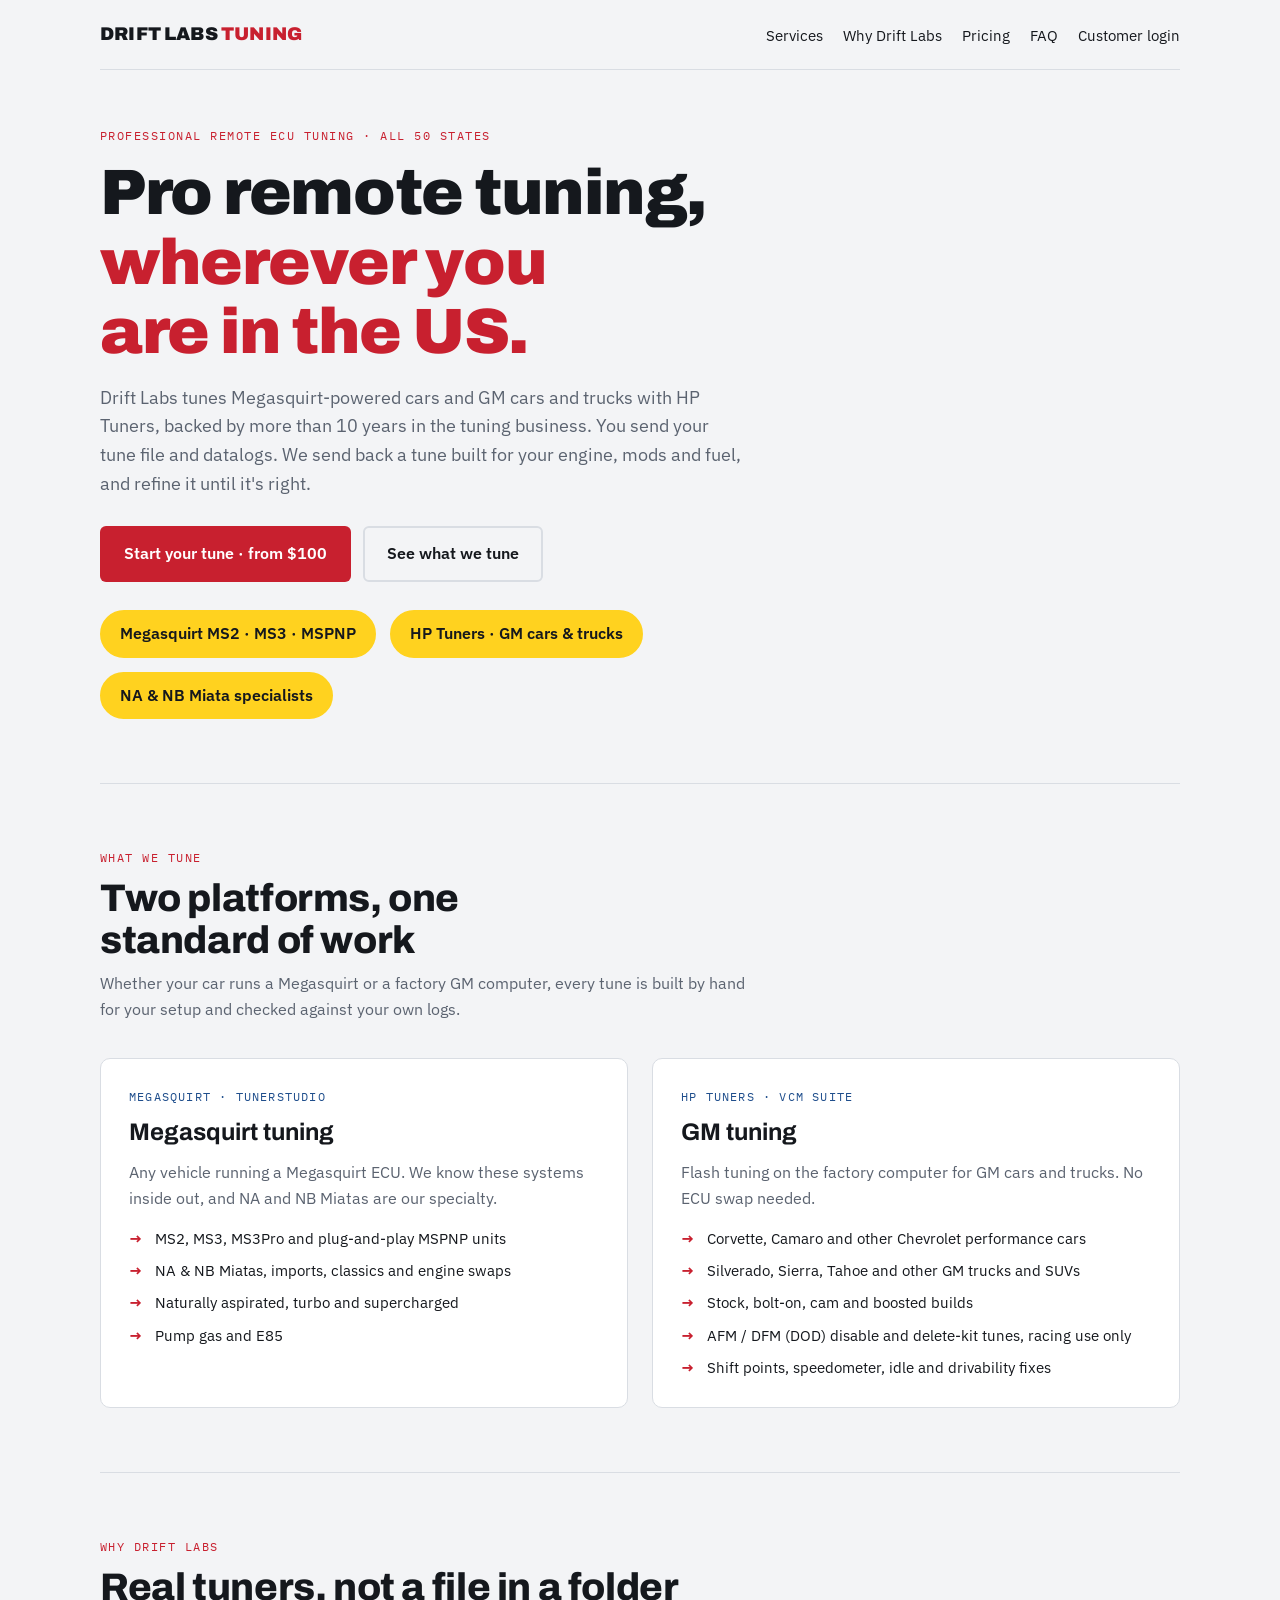
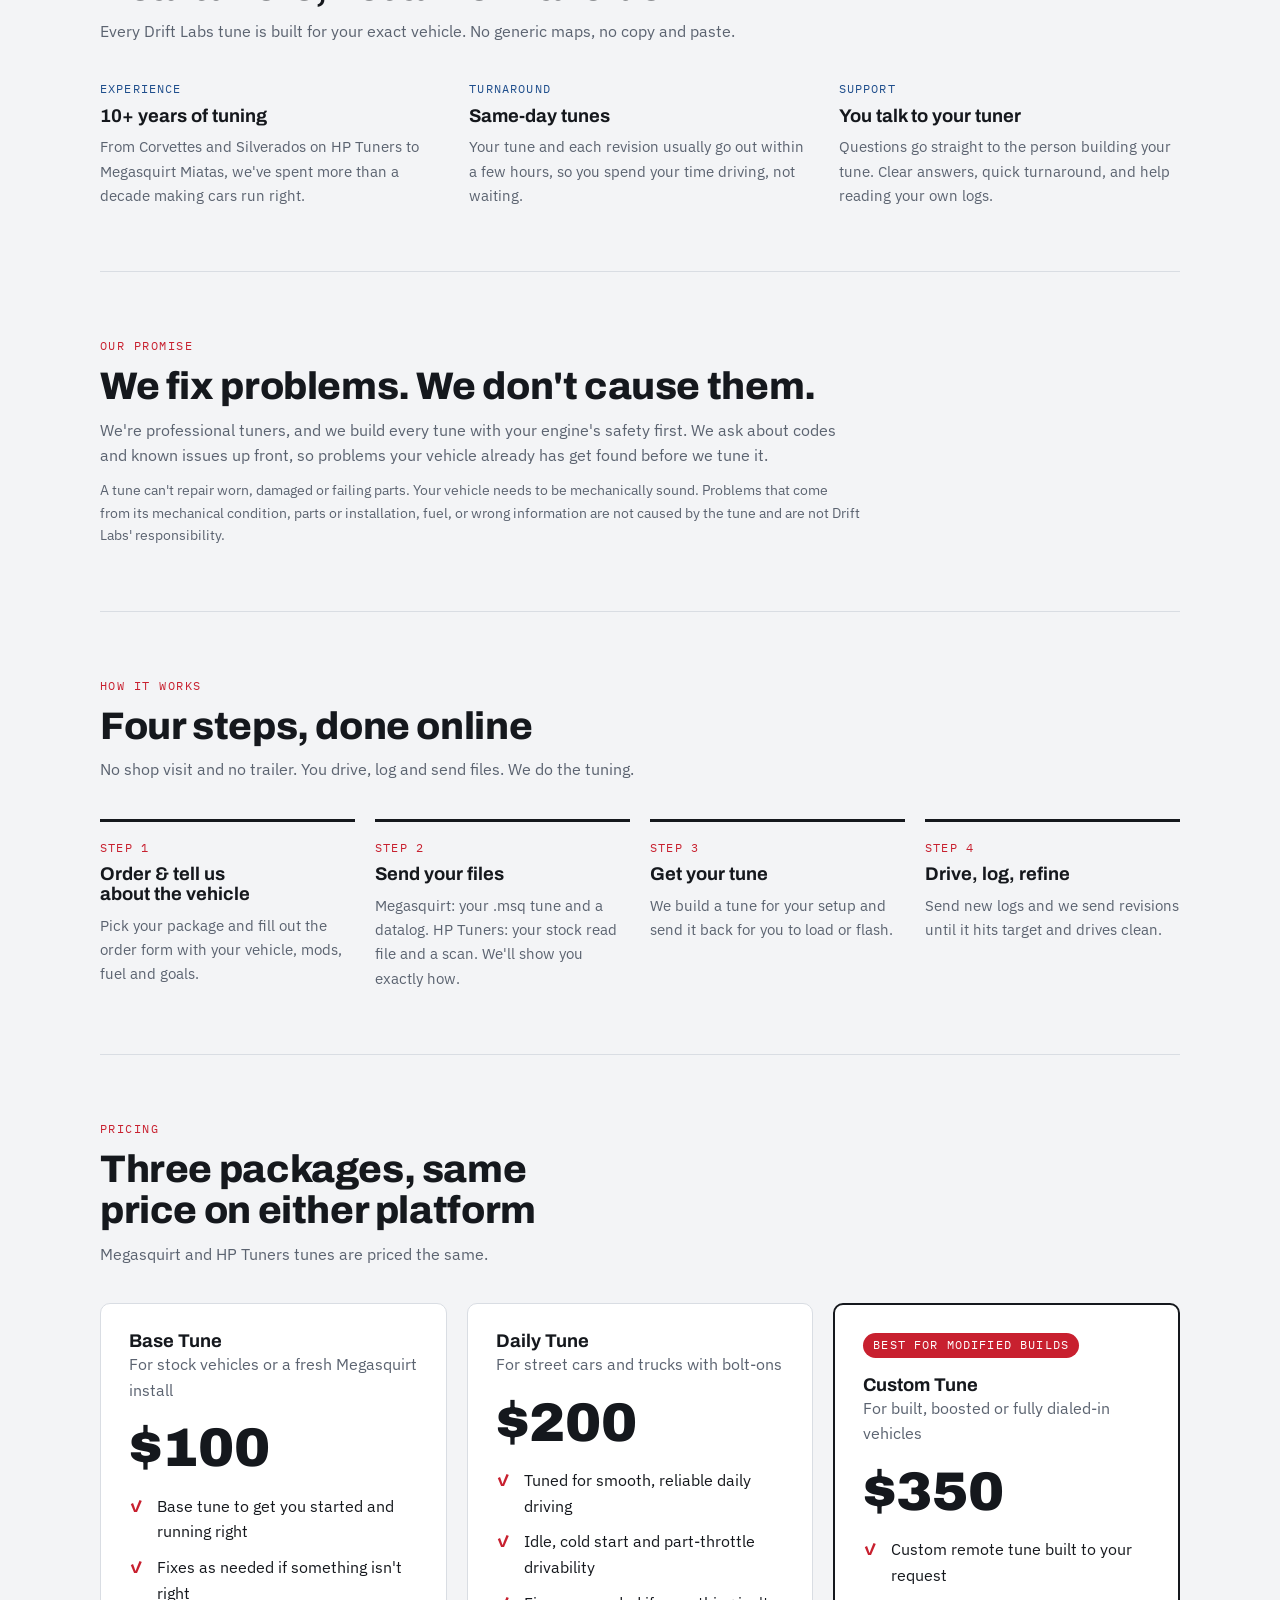
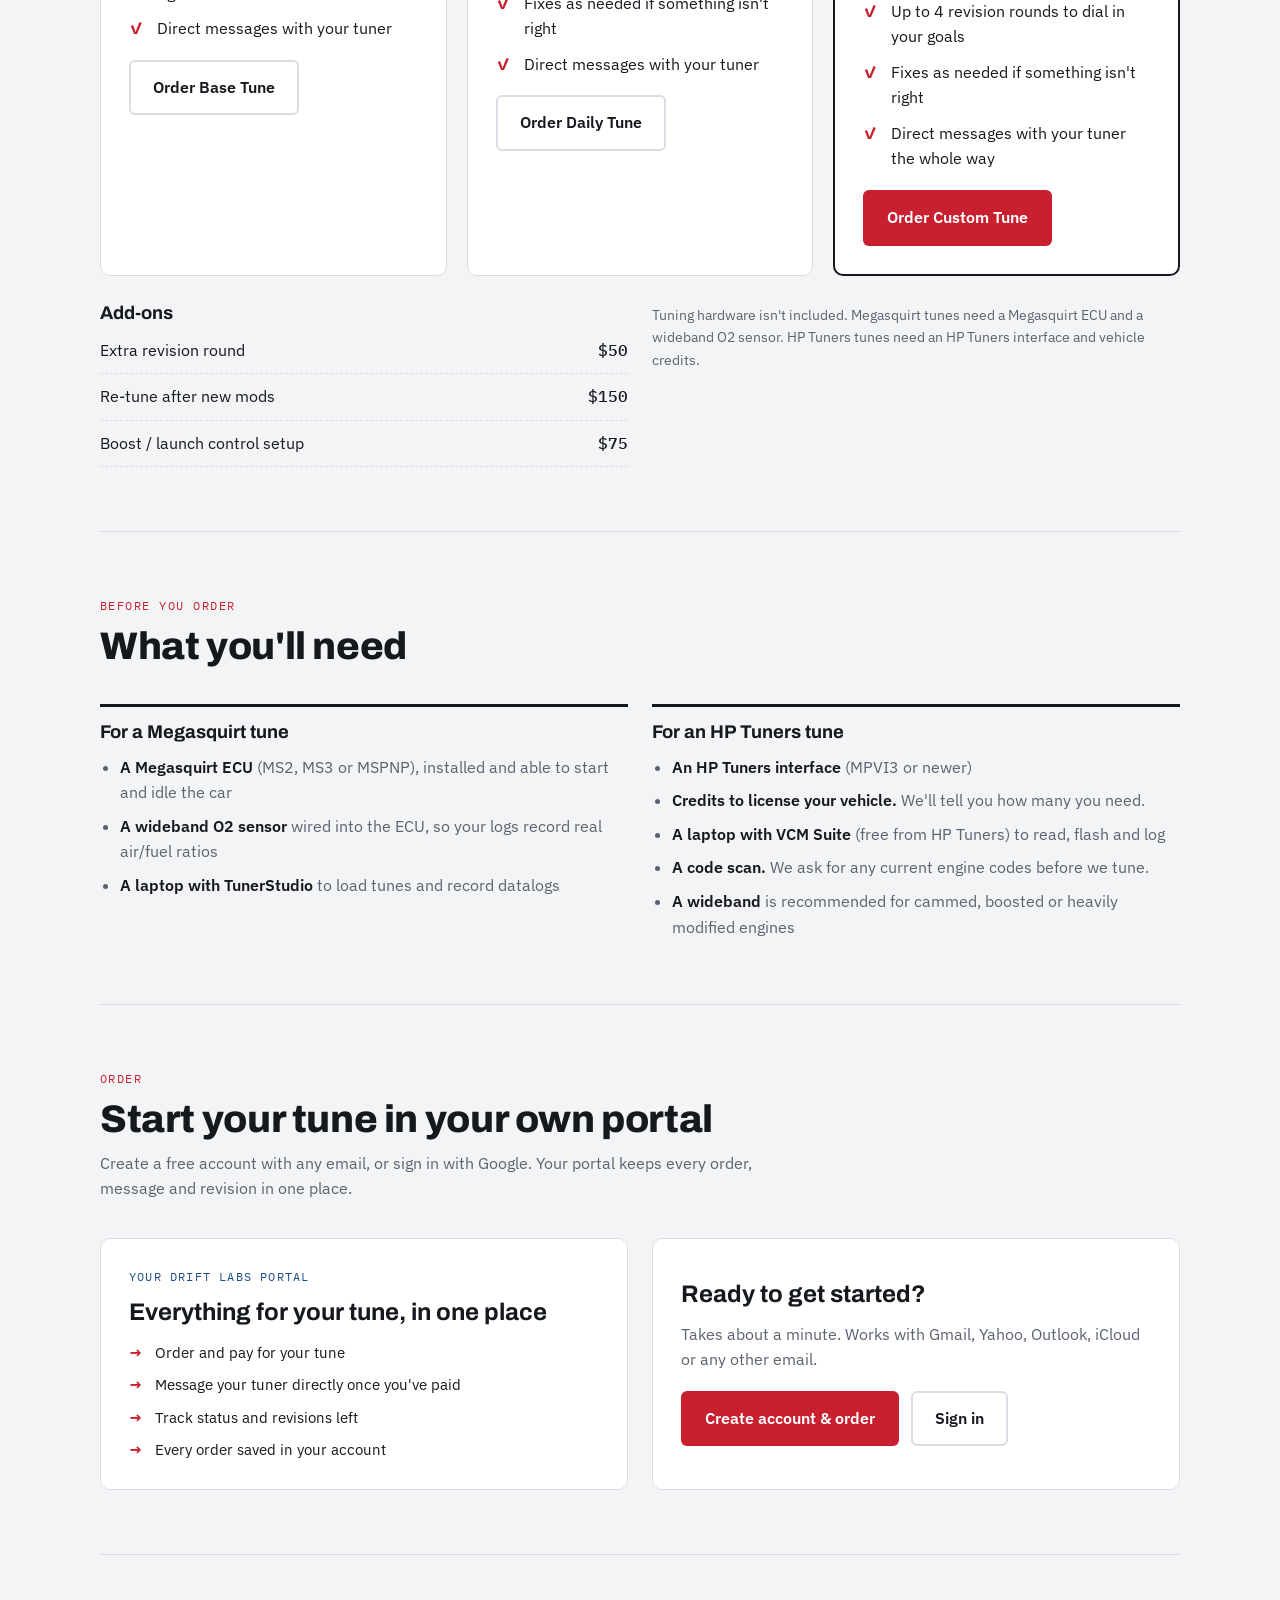
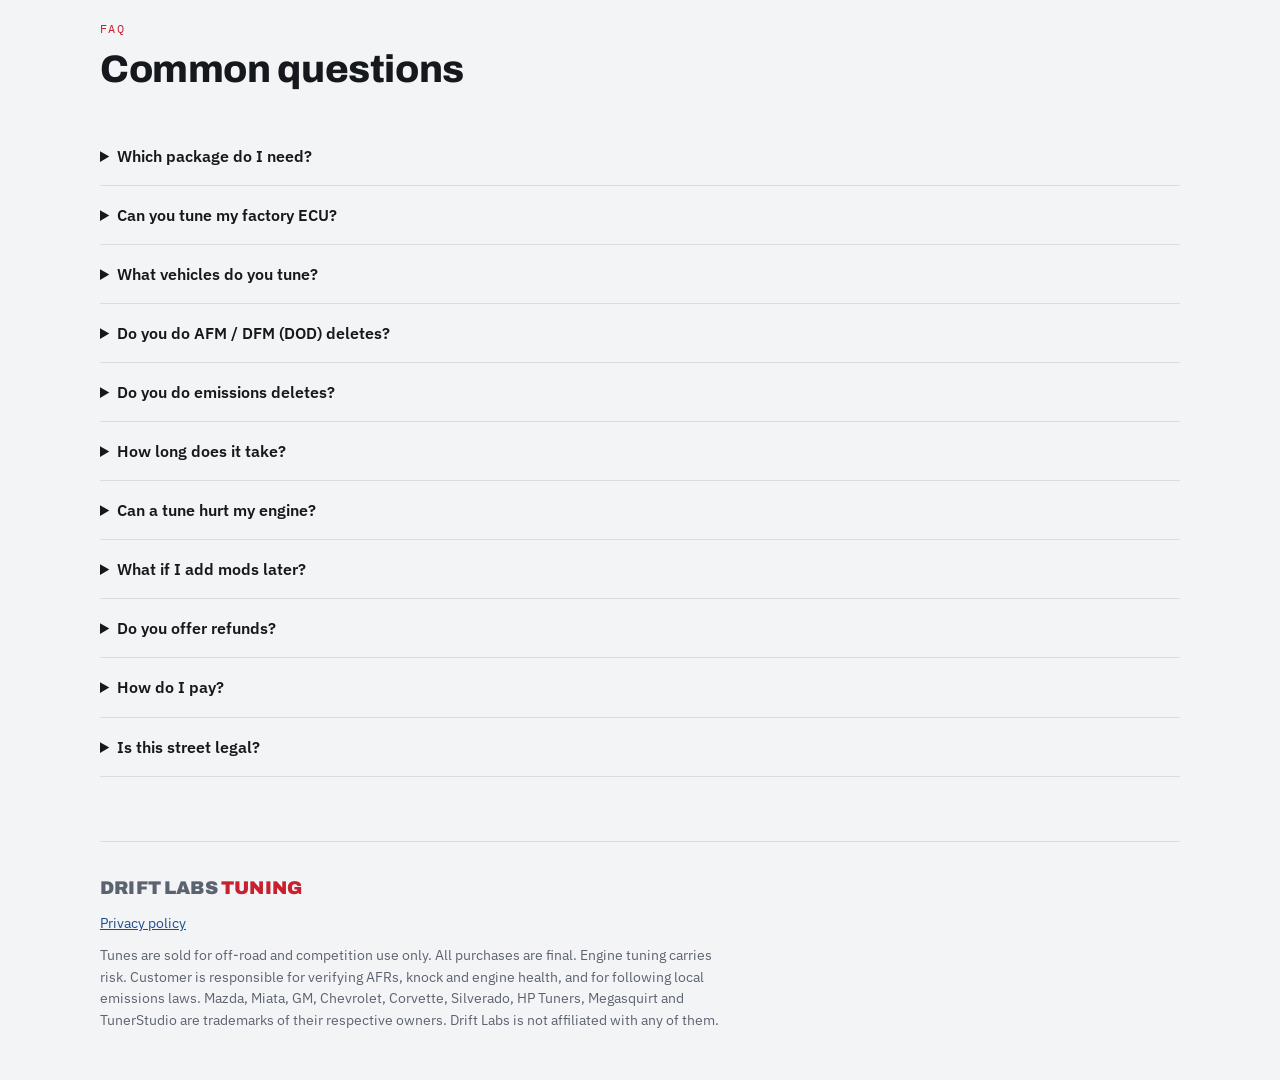
<file: index.html>
<!doctype html>
<html lang="en">
<head>
<meta charset="utf-8">
<meta name="viewport" content="width=device-width, initial-scale=1, viewport-fit=cover">
<meta name="description" content="Drift Labs Tuning: professional remote ECU tuning in all 50 states. Megasquirt tuning for any vehicle (NA and NB Miata specialists) and HP Tuners tuning for GM cars and trucks like Corvette, Camaro and Silverado. 10+ years in the tuning business. Tunes from $100.">
<meta name="keywords" content="Drift Labs, remote tuning, Megasquirt tuning, MSPNP tune, TunerStudio, Miata tuning, HP Tuners remote tune, Corvette tune, Silverado tune, Camaro tune, GM remote tuning, LS tune">
<link rel="canonical" href="https://driftlabstuning.com/">
<meta property="og:type" content="website">
<meta property="og:url" content="https://driftlabstuning.com/">
<meta property="og:site_name" content="Drift Labs Tuning">
<meta property="og:image" content="https://driftlabstuning.com/share.png?v=2">
<meta property="og:image:width" content="1200">
<meta property="og:image:height" content="630">
<meta name="twitter:card" content="summary_large_image">
<script type="application/ld+json">{"@context":"https://schema.org","@graph":[{"@type":"Service","name":"Remote ECU tuning","serviceType":"Remote ECU tuning","areaServed":{"@type":"Country","name":"United States"},"provider":{"@type":"Organization","name":"Drift Labs Tuning","url":"https://driftlabstuning.com/"},"offers":[{"@type":"Offer","name":"Base Tune","price":"100","priceCurrency":"USD","url":"https://driftlabstuning.com/#pricing"},{"@type":"Offer","name":"Daily Tune","price":"200","priceCurrency":"USD","url":"https://driftlabstuning.com/#pricing"},{"@type":"Offer","name":"Custom Tune","price":"350","priceCurrency":"USD","url":"https://driftlabstuning.com/#pricing"}]},{"@type":"FAQPage","mainEntity":[{"@type":"Question","name":"Which package do I need?","acceptedAnswer":{"@type":"Answer","text":"The Base Tune gets a stock vehicle or a fresh Megasquirt install started and running right. The Daily Tune adds the drivability work a street car needs, like idle, cold start and part throttle. The Custom Tune is built around your exact goals, with up to four revision rounds. Built, cammed or boosted vehicles should get the Custom Tune."}},{"@type":"Question","name":"Can you tune my factory ECU?","acceptedAnswer":{"@type":"Answer","text":"For GM cars and trucks, yes. HP Tuners flashes the factory computer. Many older vehicles, like the NA and NB Miata, have factory ECUs that can't be reflashed, so they need a Megasquirt."}},{"@type":"Question","name":"What vehicles do you tune?","acceptedAnswer":{"@type":"Answer","text":"Any vehicle running a Megasquirt ECU, and GM cars and trucks supported by HP Tuners. Not sure if yours qualifies? Choose \"Not sure\" on the order form and tell us what you have."}},{"@type":"Question","name":"Do you do AFM / DFM (DOD) deletes?","acceptedAnswer":{"@type":"Answer","text":"Yes, on GM cars, trucks and SUVs, for racing use only. We can turn off cylinder deactivation in the tune, or tune a vehicle that has a full AFM/DFM delete kit (lifters, cam and valley cover) installed. List your parts in the order form."}},{"@type":"Question","name":"Do you do emissions deletes?","acceptedAnswer":{"@type":"Answer","text":"No. We don't write tunes that remove or disable emissions equipment such as catalytic converters, EGR or DPF systems."}},{"@type":"Question","name":"How long does it take?","acceptedAnswer":{"@type":"Answer","text":"Your tune usually goes out within a few hours of getting your files, and each revision within a few hours of getting your new logs. How long the whole process takes mostly depends on how quickly you can drive and log."}},{"@type":"Question","name":"Can a tune hurt my engine?","acceptedAnswer":{"@type":"Answer","text":"We build every tune conservatively, with your engine's safety first, and check it against your own logs. Engine trouble usually traces back to something mechanical, like worn parts, low fuel pressure, vacuum leaks or bad sensors. That's why we ask about codes and known problems before we start. A tune can't repair a mechanical problem, so your vehicle needs to be in good shape first."}},{"@type":"Question","name":"What if I add mods later?","acceptedAnswer":{"@type":"Answer","text":"Bigger injectors, a cam, a new turbo or a big change in boost need a re-tune. Small bolt-ons often only need a revision round. Send us the details and we'll tell you which one you need."}},{"@type":"Question","name":"Do you offer refunds?","acceptedAnswer":{"@type":"Answer","text":"No. All purchases are final and we don't offer refunds."}},{"@type":"Question","name":"How do I pay?","acceptedAnswer":{"@type":"Answer","text":"Checkout runs through Stripe, so you can pay with any major card, Apple Pay, Cash App Pay or Amazon Pay, or pay over time with Klarna if you qualify. Your card details go to Stripe and never touch this site."}},{"@type":"Question","name":"Is this street legal?","acceptedAnswer":{"@type":"Answer","text":"Tunes are sold for off-road and competition use only. Check your state's emissions and inspection rules before driving a modified vehicle on public roads."}}]}]}</script>
<meta property="og:title" content="Drift Labs Tuning | Professional Remote Megasquirt &amp; HP Tuners Tuning">
<meta property="og:description" content="Remote Megasquirt and HP Tuners (GM) tuning anywhere in the US. 10+ years in the tuning business. Tunes from $100.">
<style>[hidden]{display:none!important}body{margin:0}img{max-width:100%}</style>
<link rel="icon" type="image/png" href="icon-32.png">
<link rel="apple-touch-icon" href="icon-180.png">
<link rel="manifest" href="site.webmanifest">
<meta name="theme-color" content="#0f1216">
<title>Remote HP Tuners &amp; Megasquirt Tuning | Drift Labs Tuning</title>
<link rel="preconnect" href="https://fonts.googleapis.com">
<link rel="stylesheet" href="https://fonts.googleapis.com/css2?family=Archivo:wght@500;700;800;900&family=IBM+Plex+Sans:wght@400;500;600&family=IBM+Plex+Mono:wght@400;500&display=swap">
<style>
/* Layout: tuner's workbench. Single 1080px column; two-platform service cards, two-tier pricing. */
:root{
  --bg:#f3f4f6; --surface:#ffffff; --fg:#15181d; --muted:#5b6370; --line:#d9dde3;
  --accent:#c8202f; --accent-ink:#ffffff; --blue:#1f4e8c; --hl:#e9c13b;
  --display:"Archivo","Helvetica Neue",Arial,sans-serif;
  --body:"IBM Plex Sans",system-ui,-apple-system,"Segoe UI",sans-serif;
  --mono:"IBM Plex Mono",ui-monospace,Consolas,monospace;
}
@media (prefers-color-scheme:dark){:root:not([data-theme="light"]){
  --bg:#0f1216; --surface:#171b21; --fg:#e8eaee; --muted:#9aa3b0; --line:#2a313b;
  --accent:#ef4452; --accent-ink:#ffffff; --blue:#7fa8e0; color-scheme:dark}}
:root[data-theme="dark"]{
  --bg:#0f1216; --surface:#171b21; --fg:#e8eaee; --muted:#9aa3b0; --line:#2a313b;
  --accent:#ef4452; --accent-ink:#ffffff; --blue:#7fa8e0; color-scheme:dark}

*{box-sizing:border-box}
body{background:var(--bg);color:var(--fg);font-family:var(--body);font-size:16px;line-height:1.6;
  padding-left:max(16px,env(safe-area-inset-left,0px));padding-right:max(16px,env(safe-area-inset-right,0px))}
.wrap{max-width:1080px;margin:0 auto}
h1,h2,h3{font-family:var(--display);line-height:1.08;text-wrap:balance;margin:0}
h2{font-size:clamp(1.7rem,3.5vw,2.4rem);font-weight:800;letter-spacing:-.01em}
h3{font-size:1.15rem;font-weight:700}
p{margin:0}
a{color:var(--blue)}
.eyebrow{font-family:var(--mono);font-size:.78rem;text-transform:uppercase;letter-spacing:.12em;color:var(--accent)}
.muted{color:var(--muted)}

/* Nav */
nav{display:flex;justify-content:space-between;align-items:center;gap:16px;flex-wrap:wrap;padding-block:20px;border-bottom:1px solid var(--line)}
.brand{font-family:var(--display);font-weight:900;font-size:1.15rem;letter-spacing:.01em;text-transform:uppercase}
.brand span{color:var(--accent)}
nav ul{display:flex;gap:20px;list-style:none;margin:0;padding:0;flex-wrap:wrap;font-size:.95rem}
nav a{color:var(--fg);text-decoration:none}
nav a:hover,nav a:focus-visible{color:var(--accent)}

/* Hero */
.hero{display:grid;grid-template-columns:minmax(0,780px);padding-block:56px 64px}
.hero h1{font-size:clamp(2.3rem,5.4vw,4rem);font-weight:900;letter-spacing:-.02em;margin-block:12px 18px}
.hero h1 em{font-style:normal;color:var(--accent)}
.hero p.lead{font-size:1.12rem;max-width:36em;color:var(--muted)}
.cta-row{display:flex;gap:12px;flex-wrap:wrap;margin-top:28px}
.btn{display:inline-flex;align-items:center;gap:8px;padding:13px 22px;border-radius:6px;font-weight:600;text-decoration:none;font-size:1rem;border:2px solid transparent;cursor:pointer;font-family:var(--body)}
.btn-primary{background:var(--accent);color:var(--accent-ink)}
.btn-primary:hover{filter:brightness(1.08)}
.btn-ghost{border-color:var(--line);color:var(--fg);background:transparent}
.btn-ghost:hover{border-color:var(--fg)}
.btn:focus-visible,input:focus-visible,select:focus-visible,textarea:focus-visible{outline:3px solid var(--blue);outline-offset:2px}
.btn[disabled]{opacity:.6;cursor:wait}
.chips{display:flex;gap:14px;flex-wrap:wrap;margin-top:28px}
.chip{font-family:var(--body);font-size:1rem;font-weight:600;padding:9px 18px;border-radius:99px;text-decoration:none;color:#15181d;background:#ffd21f;border:2px solid #ffd21f;animation:chip 1.8s ease-in-out infinite}
.chip:nth-child(2){animation-delay:.6s}
.chip:nth-child(3){animation-delay:1.2s}
.chip:hover{filter:brightness(1.08)}
.chip:focus-visible{outline:3px solid var(--blue);outline-offset:3px}
@keyframes chip{0%,60%,100%{background:#ffd21f;border-color:#ffd21f;color:#15181d;transform:none;box-shadow:0 0 0 0 rgba(255,59,48,0)}
  30%{background:#d4142a;border-color:#d4142a;color:#fff;transform:scale(1.07);box-shadow:0 0 22px 4px rgba(255,59,48,.6)}}
@media (prefers-reduced-motion:reduce){.chip{animation:none}}

/* Sections */
section{padding-block:64px;border-top:1px solid var(--line)}
.sec-head{display:grid;gap:10px;margin-bottom:36px;max-width:660px}

/* Services */
.services{display:grid;grid-template-columns:1fr 1fr;gap:24px}
.service{background:var(--surface);border:1px solid var(--line);border-radius:10px;padding:28px;display:grid;gap:14px;align-content:start;min-width:0}
.service .tool{font-family:var(--mono);font-size:.75rem;text-transform:uppercase;letter-spacing:.1em;color:var(--blue)}
.service h3{font-size:1.5rem}
.service p{color:var(--muted)}
.service ul{margin:0;padding:0;list-style:none;display:grid;gap:8px}
.service li{display:grid;grid-template-columns:18px 1fr;gap:8px;font-size:.95rem}
.service li::before{content:"→";color:var(--accent);font-weight:700}

/* Why us */
.why{display:grid;grid-template-columns:repeat(3,1fr);gap:28px}
.why>div{display:grid;gap:8px;align-content:start;min-width:0}
.why .tag{font-family:var(--mono);font-size:.72rem;letter-spacing:.1em;text-transform:uppercase;color:var(--blue)}
.why p{color:var(--muted);font-size:.95rem}
.safety{margin-top:36px;background:var(--surface);border:1px solid var(--line);border-radius:10px;padding:24px;display:grid;grid-template-columns:1fr 1.4fr;gap:28px;align-items:center}
.safety>*{min-width:0}
.safety table{width:100%;border-collapse:collapse;font-family:var(--mono);font-size:.85rem;font-variant-numeric:tabular-nums}
.safety th,.safety td{text-align:left;padding:8px 10px;border-bottom:1px solid var(--line)}
.safety th{color:var(--muted);font-weight:500;font-size:.75rem;text-transform:uppercase;letter-spacing:.08em}

/* Steps */
.steps{display:grid;grid-template-columns:repeat(4,1fr);gap:20px;list-style:none;margin:0;padding:0;counter-reset:s}
.steps li{counter-increment:s;display:grid;gap:8px;align-content:start;padding-top:16px;border-top:3px solid var(--fg)}
.steps li::before{content:"Step " counter(s);font-family:var(--mono);font-size:.75rem;color:var(--accent);text-transform:uppercase;letter-spacing:.1em}
.steps p{color:var(--muted);font-size:.95rem}

/* Pricing */
.plans{display:grid;grid-template-columns:repeat(3,1fr);gap:20px;align-items:stretch}
.plan{background:var(--surface);border:1px solid var(--line);border-radius:10px;padding:28px;display:grid;gap:18px;align-content:start;min-width:0}
.plan.featured{border:2px solid var(--fg)}
.plan .badge{justify-self:start;font-family:var(--mono);font-size:.72rem;text-transform:uppercase;letter-spacing:.1em;background:var(--accent);color:var(--accent-ink);padding:3px 10px;border-radius:99px}
.price{font-family:var(--display);font-size:3.4rem;font-weight:900;line-height:1}
.price small{font-size:1rem;font-weight:500;color:var(--muted);font-family:var(--body)}
.plan ul,.extras ul{margin:0;padding:0;list-style:none;display:grid;gap:10px}
.plan li{display:grid;grid-template-columns:20px 1fr;gap:8px}
.plan li::before{content:"✓";color:var(--accent);font-weight:700}
.plan .btn{justify-self:start}
.below{display:grid;grid-template-columns:1fr 1fr;gap:24px;margin-top:28px}
.below>*{min-width:0}
.extras{display:grid;gap:14px}
.extras li{display:flex;justify-content:space-between;gap:12px;padding-bottom:10px;border-bottom:1px dashed var(--line)}
.extras li b{font-family:var(--mono);font-weight:500;font-variant-numeric:tabular-nums;white-space:nowrap}
.note{font-size:.88rem;color:var(--muted)}

/* Requirements */
.req{display:grid;grid-template-columns:1fr 1fr;gap:24px}
.req>div{display:grid;gap:12px;align-content:start;min-width:0;padding-top:16px;border-top:3px solid var(--fg)}
.req ul{margin:0;padding-left:20px;display:grid;gap:8px;color:var(--muted)}
.req li b{color:var(--fg);font-weight:600}

/* Reviews */
.reviews{display:grid;grid-template-columns:repeat(3,1fr);gap:20px}
.review{background:var(--surface);border:1px dashed var(--line);border-radius:10px;padding:22px;display:grid;gap:12px;align-content:start;min-width:0}
.review .stars{color:var(--accent);letter-spacing:2px}
.review p{color:var(--muted);font-size:.95rem}
.review .who{font-size:.85rem;font-weight:600}

/* Form */
form{display:grid;grid-template-columns:1fr 1fr;gap:18px 20px;background:var(--surface);border:1px solid var(--line);border-radius:10px;padding:28px}
.field{display:grid;gap:6px;min-width:0}
.field.full{grid-column:1/-1}
label{font-size:.85rem;font-weight:600}
input,select,textarea{font:inherit;font-size:1rem;padding:10px 12px;border:1px solid var(--line);border-radius:6px;background:var(--bg);color:var(--fg);width:100%}
textarea{min-height:96px;resize:vertical}
.check{display:flex;gap:10px;align-items:flex-start;font-size:.88rem;font-weight:400}
.check input{width:auto;margin-top:4px}
.form-actions{grid-column:1/-1;display:flex;gap:12px;align-items:center;flex-wrap:wrap}
.err{color:var(--accent);font-size:.88rem}
.summary{grid-column:1/-1;display:grid;gap:12px;border-top:1px solid var(--line);padding-top:18px}
.summary pre{font-family:var(--mono);font-size:.8rem;background:var(--bg);border:1px solid var(--line);border-radius:6px;padding:14px;white-space:pre-wrap;overflow-x:auto;margin:0}
.email{font-family:var(--mono);user-select:all;font-weight:500}

/* FAQ */
details{border-bottom:1px solid var(--line);padding-block:16px}
summary{cursor:pointer;font-weight:600;font-size:1.02rem}
details p{margin-top:10px;color:var(--muted);max-width:65ch}

footer{border-top:1px solid var(--line);padding-block:32px 48px;display:grid;gap:10px;font-size:.85rem;color:var(--muted)}
footer .legal{max-width:80ch}

@media (max-width:860px){
  .services,.plans,.below,.req,.safety{grid-template-columns:1fr}
  .plan.featured{order:-1}
  .steps{grid-template-columns:repeat(2,1fr)}
  .why,.reviews{grid-template-columns:1fr}
}
@media (max-width:560px){
  .steps{grid-template-columns:1fr}
  form{grid-template-columns:1fr;padding:20px}
  nav ul{gap:14px}
}
</style>
</head>
<body>

<div class="wrap">
  <nav>
    <div class="brand">Drift Labs <span>Tuning</span></div>
    <ul>
      <li><a href="#services">Services</a></li>
      <li><a href="#why">Why Drift Labs</a></li>
      <li><a href="#pricing">Pricing</a></li>
      <li><a href="#faq">FAQ</a></li>
      <li><a href="portal.html">Customer login</a></li>
    </ul>
  </nav>

  <header class="hero">
    <div>
      <div class="eyebrow">Professional remote ECU tuning · All 50 states</div>
      <h1>Pro remote tuning, <em>wherever you are in the US.</em></h1>
      <p class="lead">Drift Labs tunes Megasquirt-powered cars and GM cars and trucks with HP Tuners, backed by more than 10 years in the tuning business. You send your tune file and datalogs. We send back a tune built for your engine, mods and fuel, and refine it until it's right.</p>
      <div class="cta-row">
        <a class="btn btn-primary" href="#order">Start your tune · from $100</a>
        <a class="btn btn-ghost" href="#services">See what we tune</a>
      </div>
      <div class="chips">
        <a class="chip" href="#services">Megasquirt MS2 · MS3 · MSPNP</a>
        <a class="chip" href="#services">HP Tuners · GM cars &amp; trucks</a>
        <a class="chip" href="#services">NA &amp; NB Miata specialists</a>
      </div>
    </div>
  </header>

  <section id="services">
    <div class="sec-head">
      <div class="eyebrow">What we tune</div>
      <h2>Two platforms, one standard of work</h2>
      <p class="muted">Whether your car runs a Megasquirt or a factory GM computer, every tune is built by hand for your setup and checked against your own logs.</p>
    </div>
    <div class="services">
      <div class="service">
        <div class="tool">Megasquirt · TunerStudio</div>
        <h3>Megasquirt tuning</h3>
        <p>Any vehicle running a Megasquirt ECU. We know these systems inside out, and NA and NB Miatas are our specialty.</p>
        <ul>
          <li>MS2, MS3, MS3Pro and plug-and-play MSPNP units</li>
          <li>NA &amp; NB Miatas, imports, classics and engine swaps</li>
          <li>Naturally aspirated, turbo and supercharged</li>
          <li>Pump gas and E85</li>
        </ul>
      </div>
      <div class="service">
        <div class="tool">HP Tuners · VCM Suite</div>
        <h3>GM tuning</h3>
        <p>Flash tuning on the factory computer for GM cars and trucks. No ECU swap needed.</p>
        <ul>
          <li>Corvette, Camaro and other Chevrolet performance cars</li>
          <li>Silverado, Sierra, Tahoe and other GM trucks and SUVs</li>
          <li>Stock, bolt-on, cam and boosted builds</li>
          <li>AFM / DFM (DOD) disable and delete-kit tunes, racing use only</li>
          <li>Shift points, speedometer, idle and drivability fixes</li>
        </ul>
      </div>
    </div>
  </section>

  <section id="why">
    <div class="sec-head">
      <div class="eyebrow">Why Drift Labs</div>
      <h2>Real tuners, not a file in a folder</h2>
      <p class="muted">Every Drift Labs tune is built for your exact vehicle. No generic maps, no copy and paste.</p>
    </div>
    <div class="why">
      <div><span class="tag">Experience</span><h3>10+ years of tuning</h3><p>From Corvettes and Silverados on HP Tuners to Megasquirt Miatas, we've spent more than a decade making cars run right.</p></div>
      <div><span class="tag">Turnaround</span><h3>Same-day tunes</h3><p>Your tune and each revision usually go out within a few hours, so you spend your time driving, not waiting.</p></div>
      <div><span class="tag">Support</span><h3>You talk to your tuner</h3><p>Questions go straight to the person building your tune. Clear answers, quick turnaround, and help reading your own logs.</p></div>
    </div>
  </section>

  <section id="safety">
    <div class="sec-head" style="margin-bottom:0;max-width:760px">
      <div class="eyebrow">Our promise</div>
      <h2>We fix problems. We don't cause them.</h2>
      <p class="muted">We're professional tuners, and we build every tune with your engine's safety first. We ask about codes and known issues up front, so problems your vehicle already has get found before we tune it.</p>
      <p class="note">A tune can't repair worn, damaged or failing parts. Your vehicle needs to be mechanically sound. Problems that come from its mechanical condition, parts or installation, fuel, or wrong information are not caused by the tune and are not Drift Labs' responsibility.</p>
    </div>
  </section>

  <section id="how">
    <div class="sec-head">
      <div class="eyebrow">How it works</div>
      <h2>Four steps, done online</h2>
      <p class="muted">No shop visit and no trailer. You drive, log and send files. We do the tuning.</p>
    </div>
    <ol class="steps">
      <li><h3>Order &amp; tell us about the vehicle</h3><p>Pick your package and fill out the order form with your vehicle, mods, fuel and goals.</p></li>
      <li><h3>Send your files</h3><p>Megasquirt: your .msq tune and a datalog. HP Tuners: your stock read file and a scan. We'll show you exactly how.</p></li>
      <li><h3>Get your tune</h3><p>We build a tune for your setup and send it back for you to load or flash.</p></li>
      <li><h3>Drive, log, refine</h3><p>Send new logs and we send revisions until it hits target and drives clean.</p></li>
    </ol>
  </section>

  <section id="pricing">
    <div class="sec-head">
      <div class="eyebrow">Pricing</div>
      <h2>Three packages, same price on either platform</h2>
      <p class="muted">Megasquirt and HP Tuners tunes are priced the same.</p>
    </div>
    <div class="plans">
      <div class="plan">
        <div><h3>Base Tune</h3><p class="muted">For stock vehicles or a fresh Megasquirt install</p></div>
        <div class="price">$100</div>
        <ul>
          <li>Base tune to get you started and running right</li>
          <li>Fixes as needed if something isn't right</li>
          <li>Direct messages with your tuner</li>
        </ul>
        <a class="btn btn-ghost" href="portal.html?pkg=base#new">Order Base Tune</a>
      </div>
      <div class="plan">
        <div><h3>Daily Tune</h3><p class="muted">For street cars and trucks with bolt-ons</p></div>
        <div class="price">$200</div>
        <ul>
          <li>Tuned for smooth, reliable daily driving</li>
          <li>Idle, cold start and part-throttle drivability</li>
          <li>Fixes as needed if something isn't right</li>
          <li>Direct messages with your tuner</li>
        </ul>
        <a class="btn btn-ghost" href="portal.html?pkg=daily#new">Order Daily Tune</a>
      </div>
      <div class="plan featured">
        <span class="badge">Best for modified builds</span>
        <div><h3>Custom Tune</h3><p class="muted">For built, boosted or fully dialed-in vehicles</p></div>
        <div class="price">$350</div>
        <ul>
          <li>Custom remote tune built to your request</li>
          <li>Up to 4 revision rounds to dial in your goals</li>
          <li>Fixes as needed if something isn't right</li>
          <li>Direct messages with your tuner the whole way</li>
        </ul>
        <a class="btn btn-primary" href="portal.html?pkg=custom#new">Order Custom Tune</a>
      </div>
    </div>
    <div class="below">
      <div class="extras">
        <h3>Add-ons</h3>
        <ul>
          <li><span>Extra revision round</span><b>$50</b></li>
          <li><span>Re-tune after new mods</span><b>$150</b></li>
          <li><span>Boost / launch control setup</span><b>$75</b></li>
        </ul>
      </div>
      <p class="note">Tuning hardware isn't included. Megasquirt tunes need a Megasquirt ECU and a wideband O2 sensor. HP Tuners tunes need an HP Tuners interface and vehicle credits.</p>
    </div>
  </section>

  <section id="need">
    <div class="sec-head">
      <div class="eyebrow">Before you order</div>
      <h2>What you'll need</h2>
    </div>
    <div class="req">
      <div>
        <h3>For a Megasquirt tune</h3>
        <ul>
          <li><b>A Megasquirt ECU</b> (MS2, MS3 or MSPNP), installed and able to start and idle the car</li>
          <li><b>A wideband O2 sensor</b> wired into the ECU, so your logs record real air/fuel ratios</li>
          <li><b>A laptop with TunerStudio</b> to load tunes and record datalogs</li>
        </ul>
      </div>
      <div>
        <h3>For an HP Tuners tune</h3>
        <ul>
          <li><b>An HP Tuners interface</b> (MPVI3 or newer)</li>
          <li><b>Credits to license your vehicle.</b> We'll tell you how many you need.</li>
          <li><b>A laptop with VCM Suite</b> (free from HP Tuners) to read, flash and log</li>
          <li><b>A code scan.</b> We ask for any current engine codes before we tune.</li>
          <li><b>A wideband</b> is recommended for cammed, boosted or heavily modified engines</li>
        </ul>
      </div>
    </div>
  </section>

  <section id="order">
    <div class="sec-head">
      <div class="eyebrow">Order</div>
      <h2>Start your tune in your own portal</h2>
      <p class="muted">Create a free account with any email, or sign in with Google. Your portal keeps every order, message and revision in one place.</p>
    </div>
    <div class="services">
      <div class="service">
        <div class="tool">Your Drift Labs portal</div>
        <h3>Everything for your tune, in one place</h3>
        <ul>
          <li>Order and pay for your tune</li>
          <li>Message your tuner directly once you've paid</li>
          <li>Track status and revisions left</li>
          <li>Every order saved in your account</li>
        </ul>
      </div>
      <div class="service" style="align-content:center;justify-items:start">
        <h3>Ready to get started?</h3>
        <p>Takes about a minute. Works with Gmail, Yahoo, Outlook, iCloud or any other email.</p>
        <div class="cta-row" style="margin-top:4px">
          <a class="btn btn-primary" href="portal.html#new">Create account &amp; order</a>
          <a class="btn btn-ghost" href="portal.html">Sign in</a>
        </div>
      </div>
    </div>
  </section>

  <section id="faq">
    <div class="sec-head">
      <div class="eyebrow">FAQ</div>
      <h2>Common questions</h2>
    </div>
    <div>
      <details><summary>Which package do I need?</summary><p>The Base Tune gets a stock vehicle or a fresh Megasquirt install started and running right. The Daily Tune adds the drivability work a street car needs, like idle, cold start and part throttle. The Custom Tune is built around your exact goals, with up to four revision rounds. Built, cammed or boosted vehicles should get the Custom Tune.</p></details>
      <details><summary>Can you tune my factory ECU?</summary><p>For GM cars and trucks, yes. HP Tuners flashes the factory computer. Many older vehicles, like the NA and NB Miata, have factory ECUs that can't be reflashed, so they need a Megasquirt.</p></details>
      <details><summary>What vehicles do you tune?</summary><p>Any vehicle running a Megasquirt ECU, and GM cars and trucks supported by HP Tuners. Not sure if yours qualifies? Choose "Not sure" on the order form and tell us what you have.</p></details>
      <details><summary>Do you do AFM / DFM (DOD) deletes?</summary><p>Yes, on GM cars, trucks and SUVs, for racing use only. We can turn off cylinder deactivation in the tune, or tune a vehicle that has a full AFM/DFM delete kit (lifters, cam and valley cover) installed. List your parts in the order form.</p></details>
      <details><summary>Do you do emissions deletes?</summary><p>No. We don't write tunes that remove or disable emissions equipment such as catalytic converters, EGR or DPF systems.</p></details>
      <details><summary>How long does it take?</summary><p>Your tune usually goes out within a few hours of getting your files, and each revision within a few hours of getting your new logs. How long the whole process takes mostly depends on how quickly you can drive and log.</p></details>
      <details><summary>Can a tune hurt my engine?</summary><p>We build every tune conservatively, with your engine's safety first, and check it against your own logs. Engine trouble usually traces back to something mechanical, like worn parts, low fuel pressure, vacuum leaks or bad sensors. That's why we ask about codes and known problems before we start. A tune can't repair a mechanical problem, so your vehicle needs to be in good shape first.</p></details>
      <details><summary>What if I add mods later?</summary><p>Bigger injectors, a cam, a new turbo or a big change in boost need a re-tune. Small bolt-ons often only need a revision round. Send us the details and we'll tell you which one you need.</p></details>
      <details><summary>Do you offer refunds?</summary><p>No. All purchases are final and we don't offer refunds.</p></details>
      <details><summary>How do I pay?</summary><p>Checkout runs through Stripe, so you can pay with any major card, Apple Pay, Cash App Pay or Amazon Pay, or pay over time with Klarna if you qualify. Your card details go to Stripe and never touch this site.</p></details>
      <details><summary>Is this street legal?</summary><p>Tunes are sold for off-road and competition use only. Check your state's emissions and inspection rules before driving a modified vehicle on public roads.</p></details>
    </div>
  </section>

  <footer>
    <div class="brand">Drift Labs <span>Tuning</span></div>
    <p><a href="privacy.html">Privacy policy</a></p>
    <p class="legal">Tunes are sold for off-road and competition use only. All purchases are final. Engine tuning carries risk. Customer is responsible for verifying AFRs, knock and engine health, and for following local emissions laws. Mazda, Miata, GM, Chevrolet, Corvette, Silverado, HP Tuners, Megasquirt and TunerStudio are trademarks of their respective owners. Drift Labs is not affiliated with any of them.</p>
  </footer>
</div>

</body>
</html>
</file>
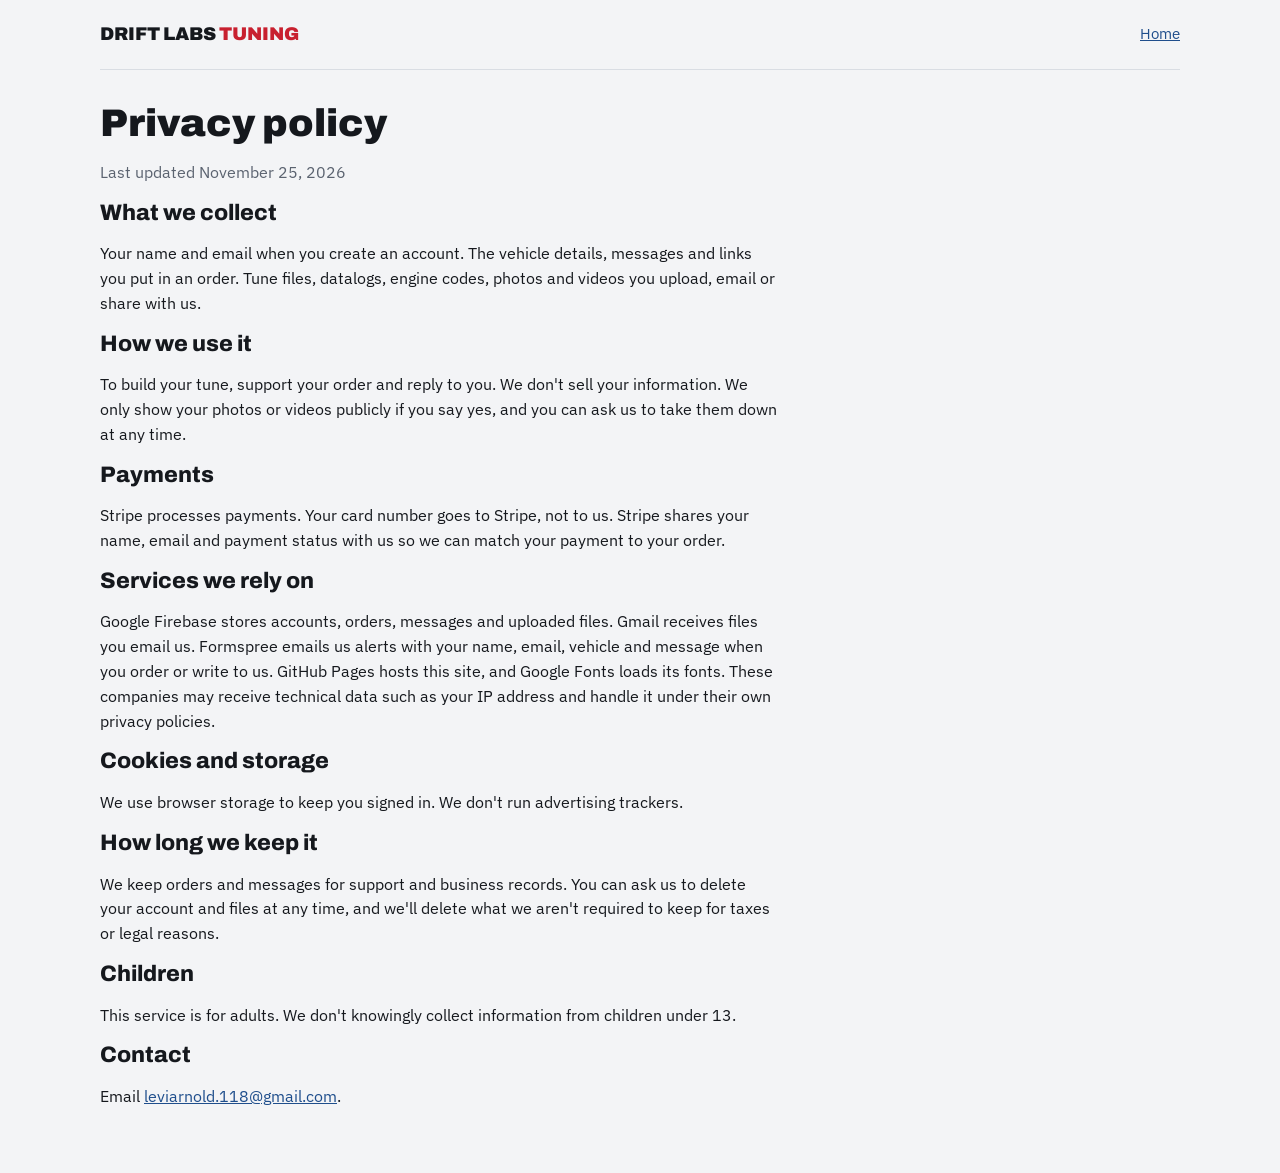
<file: privacy.html>
<!doctype html>
<html lang="en"><head><meta charset="utf-8"><meta name="viewport" content="width=device-width, initial-scale=1">
<link rel="icon" type="image/png" href="icon-32.png">
<link rel="apple-touch-icon" href="icon-180.png">
<link rel="manifest" href="site.webmanifest">
<meta name="theme-color" content="#0f1216">
<title>Privacy Policy | Drift Labs Tuning</title>
<link rel="stylesheet" href="https://fonts.googleapis.com/css2?family=Archivo:wght@700;800;900&family=IBM+Plex+Sans:wght@400;500;600&family=IBM+Plex+Mono:wght@400;500&display=swap">
<link rel="stylesheet" href="portal.css"></head><body><div class="wrap">
<nav><a class="brand" href="./">Drift Labs <span>Tuning</span></a><div class="nav-right"><a href="./">Home</a></div></nav>
<main class="stack" style="max-width:68ch"><h1>Privacy policy</h1><p class="muted">Last updated November 25, 2026</p>
<h2>What we collect</h2><p>Your name and email when you create an account. The vehicle details, messages and links you put in an order. Tune files, datalogs, engine codes, photos and videos you upload, email or share with us.</p>
<h2>How we use it</h2><p>To build your tune, support your order and reply to you. We don't sell your information. We only show your photos or videos publicly if you say yes, and you can ask us to take them down at any time.</p>
<h2>Payments</h2><p>Stripe processes payments. Your card number goes to Stripe, not to us. Stripe shares your name, email and payment status with us so we can match your payment to your order.</p>
<h2>Services we rely on</h2><p>Google Firebase stores accounts, orders, messages and uploaded files. Gmail receives files you email us. Formspree emails us alerts with your name, email, vehicle and message when you order or write to us. GitHub Pages hosts this site, and Google Fonts loads its fonts. These companies may receive technical data such as your IP address and handle it under their own privacy policies.</p>
<h2>Cookies and storage</h2><p>We use browser storage to keep you signed in. We don't run advertising trackers.</p>
<h2>How long we keep it</h2><p>We keep orders and messages for support and business records. You can ask us to delete your account and files at any time, and we'll delete what we aren't required to keep for taxes or legal reasons.</p>
<h2>Children</h2><p>This service is for adults. We don't knowingly collect information from children under 13.</p>
<h2>Contact</h2><p>Email <a href="mailto:leviarnold.118@gmail.com">leviarnold.118@gmail.com</a>.</p></main></div></body></html>
</file>
<file: portal.css>
/* Drift Labs portal + admin styles. Same tokens as the homepage. */
:root{
  --bg:#f3f4f6; --surface:#ffffff; --fg:#15181d; --muted:#5b6370; --line:#d9dde3;
  --accent:#c8202f; --accent-ink:#ffffff; --blue:#1f4e8c;
  --good:#1d7a46; --good-bg:#e3f4ea; --warn:#9a6200; --warn-bg:#fdf1d8; --info:#1f4e8c; --info-bg:#e5edf8;
  --mine:#15181d; --mine-ink:#ffffff;
  --display:"Archivo","Helvetica Neue",Arial,sans-serif;
  --body:"IBM Plex Sans",system-ui,-apple-system,"Segoe UI",sans-serif;
  --mono:"IBM Plex Mono",ui-monospace,Consolas,monospace;
}
@media (prefers-color-scheme:dark){:root:not([data-theme="light"]){
  --bg:#0f1216; --surface:#171b21; --fg:#e8eaee; --muted:#9aa3b0; --line:#2a313b;
  --accent:#ef4452; --blue:#7fa8e0;
  --good:#5fd08e; --good-bg:#15301f; --warn:#f0b54a; --warn-bg:#3a2b0d; --info:#8fb6ec; --info-bg:#172538;
  --mine:#e8eaee; --mine-ink:#0f1216; color-scheme:dark}}
:root[data-theme="dark"]{
  --bg:#0f1216; --surface:#171b21; --fg:#e8eaee; --muted:#9aa3b0; --line:#2a313b;
  --accent:#ef4452; --blue:#7fa8e0;
  --good:#5fd08e; --good-bg:#15301f; --warn:#f0b54a; --warn-bg:#3a2b0d; --info:#8fb6ec; --info-bg:#172538;
  --mine:#e8eaee; --mine-ink:#0f1216; color-scheme:dark}

*{box-sizing:border-box}
[hidden]{display:none!important}
body{margin:0;background:var(--bg);color:var(--fg);font-family:var(--body);font-size:16px;line-height:1.55;
  padding-left:max(16px,env(safe-area-inset-left,0px));padding-right:max(16px,env(safe-area-inset-right,0px))}
.wrap{max-width:1080px;margin:0 auto;padding-bottom:64px}
h1,h2,h3{font-family:var(--display);line-height:1.1;margin:0;text-wrap:balance}
h1{font-size:clamp(1.8rem,4vw,2.4rem);font-weight:900}
h2{font-size:1.4rem;font-weight:800}
h3{font-size:1.05rem;font-weight:700}
p{margin:0}
a{color:var(--blue)}
.muted{color:var(--muted)}
.small{font-size:.85rem}
.eyebrow{font-family:var(--mono);font-size:.75rem;text-transform:uppercase;letter-spacing:.12em;color:var(--accent)}

nav{display:flex;justify-content:space-between;align-items:center;gap:16px;flex-wrap:wrap;padding-block:20px;border-bottom:1px solid var(--line);margin-bottom:32px}
.brand{font-family:var(--display);font-weight:900;font-size:1.15rem;text-transform:uppercase;color:var(--fg);text-decoration:none}
.brand span{color:var(--accent)}
.nav-right{display:flex;gap:12px;align-items:center;flex-wrap:wrap;font-size:.92rem}

.btn{display:inline-flex;align-items:center;justify-content:center;gap:8px;padding:11px 18px;border-radius:6px;font-weight:600;text-decoration:none;font-size:.95rem;border:2px solid transparent;cursor:pointer;font-family:var(--body);background:none;color:var(--fg)}
.btn-primary{background:var(--accent);color:var(--accent-ink)}
.btn-primary:hover{filter:brightness(1.08)}
.btn-ghost{border-color:var(--line)}
.btn-ghost:hover{border-color:var(--fg)}
.btn-link{padding:0;border:0;color:var(--blue);text-decoration:underline;font-weight:500}
.btn[disabled]{opacity:.55;cursor:not-allowed}
.btn:focus-visible,input:focus-visible,select:focus-visible,textarea:focus-visible,.order-row:focus-visible{outline:3px solid var(--blue);outline-offset:2px}

.card{background:var(--surface);border:1px solid var(--line);border-radius:10px;padding:24px}
.stack{display:grid;gap:16px}
.row{display:flex;gap:12px;align-items:center;flex-wrap:wrap}
.spread{display:flex;justify-content:space-between;align-items:center;gap:12px;flex-wrap:wrap}

/* Auth */
.auth{max-width:420px;margin:24px auto;display:grid;gap:20px}
.tabs{display:grid;grid-template-columns:1fr 1fr;border:1px solid var(--line);border-radius:8px;overflow:hidden}
.tabs button{padding:10px;border:0;background:var(--surface);color:var(--muted);font:inherit;font-weight:600;cursor:pointer}
.tabs button[aria-selected="true"]{background:var(--fg);color:var(--bg)}
.divider{display:flex;align-items:center;gap:12px;color:var(--muted);font-size:.85rem}
.divider::before,.divider::after{content:"";flex:1;height:1px;background:var(--line)}
.google{background:var(--surface);border:1px solid var(--line);width:100%}
.google:hover{border-color:var(--fg)}

/* Forms */
form{display:grid;gap:14px}
.grid2{display:grid;grid-template-columns:1fr 1fr;gap:14px 18px}
.field{display:grid;gap:5px;min-width:0}
.field.full{grid-column:1/-1}
label{font-size:.85rem;font-weight:600}
input,select,textarea{font:inherit;font-size:1rem;padding:10px 12px;border:1px solid var(--line);border-radius:6px;background:var(--bg);color:var(--fg);width:100%}
textarea{min-height:90px;resize:vertical}
.check{display:flex;gap:10px;align-items:flex-start;font-size:.88rem;font-weight:400}
.check input{width:auto;margin-top:4px}
.err{color:var(--accent);font-size:.88rem}
.ok{color:var(--good);font-size:.88rem}
.notice{border-radius:8px;padding:14px 16px;font-size:.92rem}
.notice.warn{background:var(--warn-bg);color:var(--warn)}
.notice.info{background:var(--info-bg);color:var(--info)}

/* Orders list */
.orders{display:grid;gap:10px}
.order-row{display:grid;grid-template-columns:1fr auto;gap:6px 16px;align-items:center;background:var(--surface);border:1px solid var(--line);border-radius:10px;padding:16px 18px;cursor:pointer;text-align:left;font:inherit;color:var(--fg);width:100%}
.order-row:hover{border-color:var(--fg)}
.order-row .meta{font-size:.85rem;color:var(--muted)}
.order-row.unread{border-left:4px solid var(--accent)}
.pill{display:inline-flex;align-items:center;gap:6px;font-family:var(--mono);font-size:.72rem;text-transform:uppercase;letter-spacing:.06em;padding:3px 10px;border-radius:99px;white-space:nowrap}
.pill.warn{background:var(--warn-bg);color:var(--warn)}
.pill.info{background:var(--info-bg);color:var(--info)}
.pill.good{background:var(--good-bg);color:var(--good)}
.pill.new{background:var(--accent);color:var(--accent-ink)}
.empty{text-align:center;padding:40px 20px;display:grid;gap:12px;justify-items:center}

/* Order detail */
.detail{display:grid;grid-template-columns:minmax(0,1fr) 340px;gap:24px;align-items:start}
.detail>*{min-width:0}
.facts{display:grid;gap:0;font-size:.9rem}
.facts div{display:grid;grid-template-columns:130px 1fr;gap:10px;padding:8px 0;border-bottom:1px solid var(--line)}
.facts dt{color:var(--muted);margin:0}
.facts dd{margin:0;white-space:pre-wrap;overflow-wrap:anywhere}
.revs{font-family:var(--mono);font-variant-numeric:tabular-nums}

/* Messages */
.thread{display:grid;gap:12px;max-height:520px;overflow-y:auto;padding:4px 2px}
.msg{max-width:80%;padding:10px 14px;border-radius:12px;display:grid;gap:4px;font-size:.95rem;white-space:pre-wrap;overflow-wrap:anywhere}
.msg.theirs{background:var(--bg);border:1px solid var(--line);justify-self:start;border-bottom-left-radius:4px}
.msg.mine{background:var(--mine);color:var(--mine-ink);justify-self:end;border-bottom-right-radius:4px}
.msg a{color:inherit;text-decoration:underline;overflow-wrap:anywhere}
.file{display:grid;gap:2px;text-align:left;font:inherit;color:inherit;background:none;border:1px solid currentColor;border-radius:8px;padding:8px 12px;cursor:pointer;overflow-wrap:anywhere}
.file span{font-size:.8rem;text-decoration:underline}
.file:focus-visible{outline:3px solid var(--blue);outline-offset:2px}
.codes-line{white-space:pre-wrap;overflow-wrap:anywhere}
.notice.good{background:var(--good-bg);color:var(--good)}
.msg .when{font-size:.72rem;opacity:.7;font-family:var(--mono)}
.composer{display:grid;gap:10px}

/* Admin */
.toolbar{display:flex;gap:8px;flex-wrap:wrap}
.toolbar button{padding:7px 12px;border:1px solid var(--line);border-radius:99px;background:var(--surface);color:var(--fg);font:inherit;font-size:.85rem;cursor:pointer}
.toolbar button[aria-pressed="true"]{background:var(--fg);color:var(--bg);border-color:var(--fg)}

@media (max-width:860px){
  .detail{grid-template-columns:1fr}
}
@media (max-width:560px){
  .grid2{grid-template-columns:1fr}
  .card{padding:18px}
  .msg{max-width:92%}
  .facts div{grid-template-columns:1fr;gap:2px}
}
</file>
